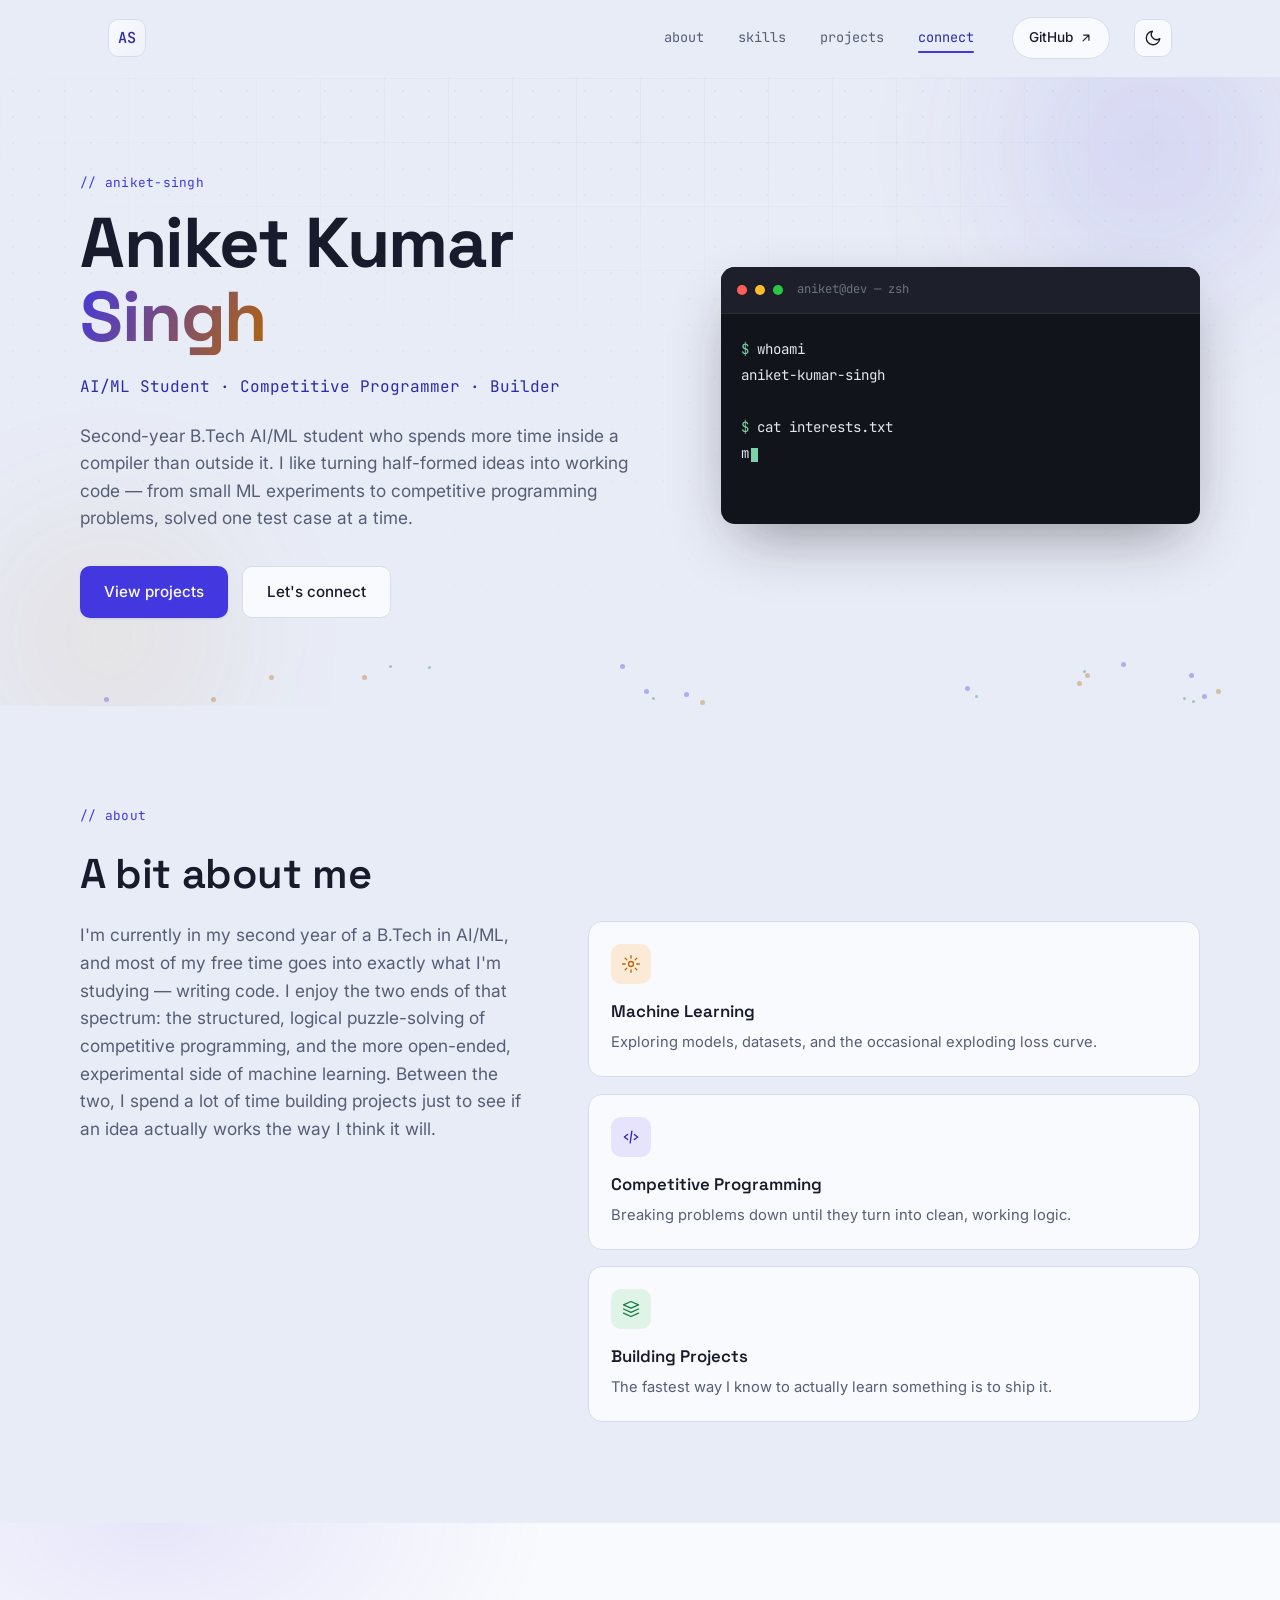
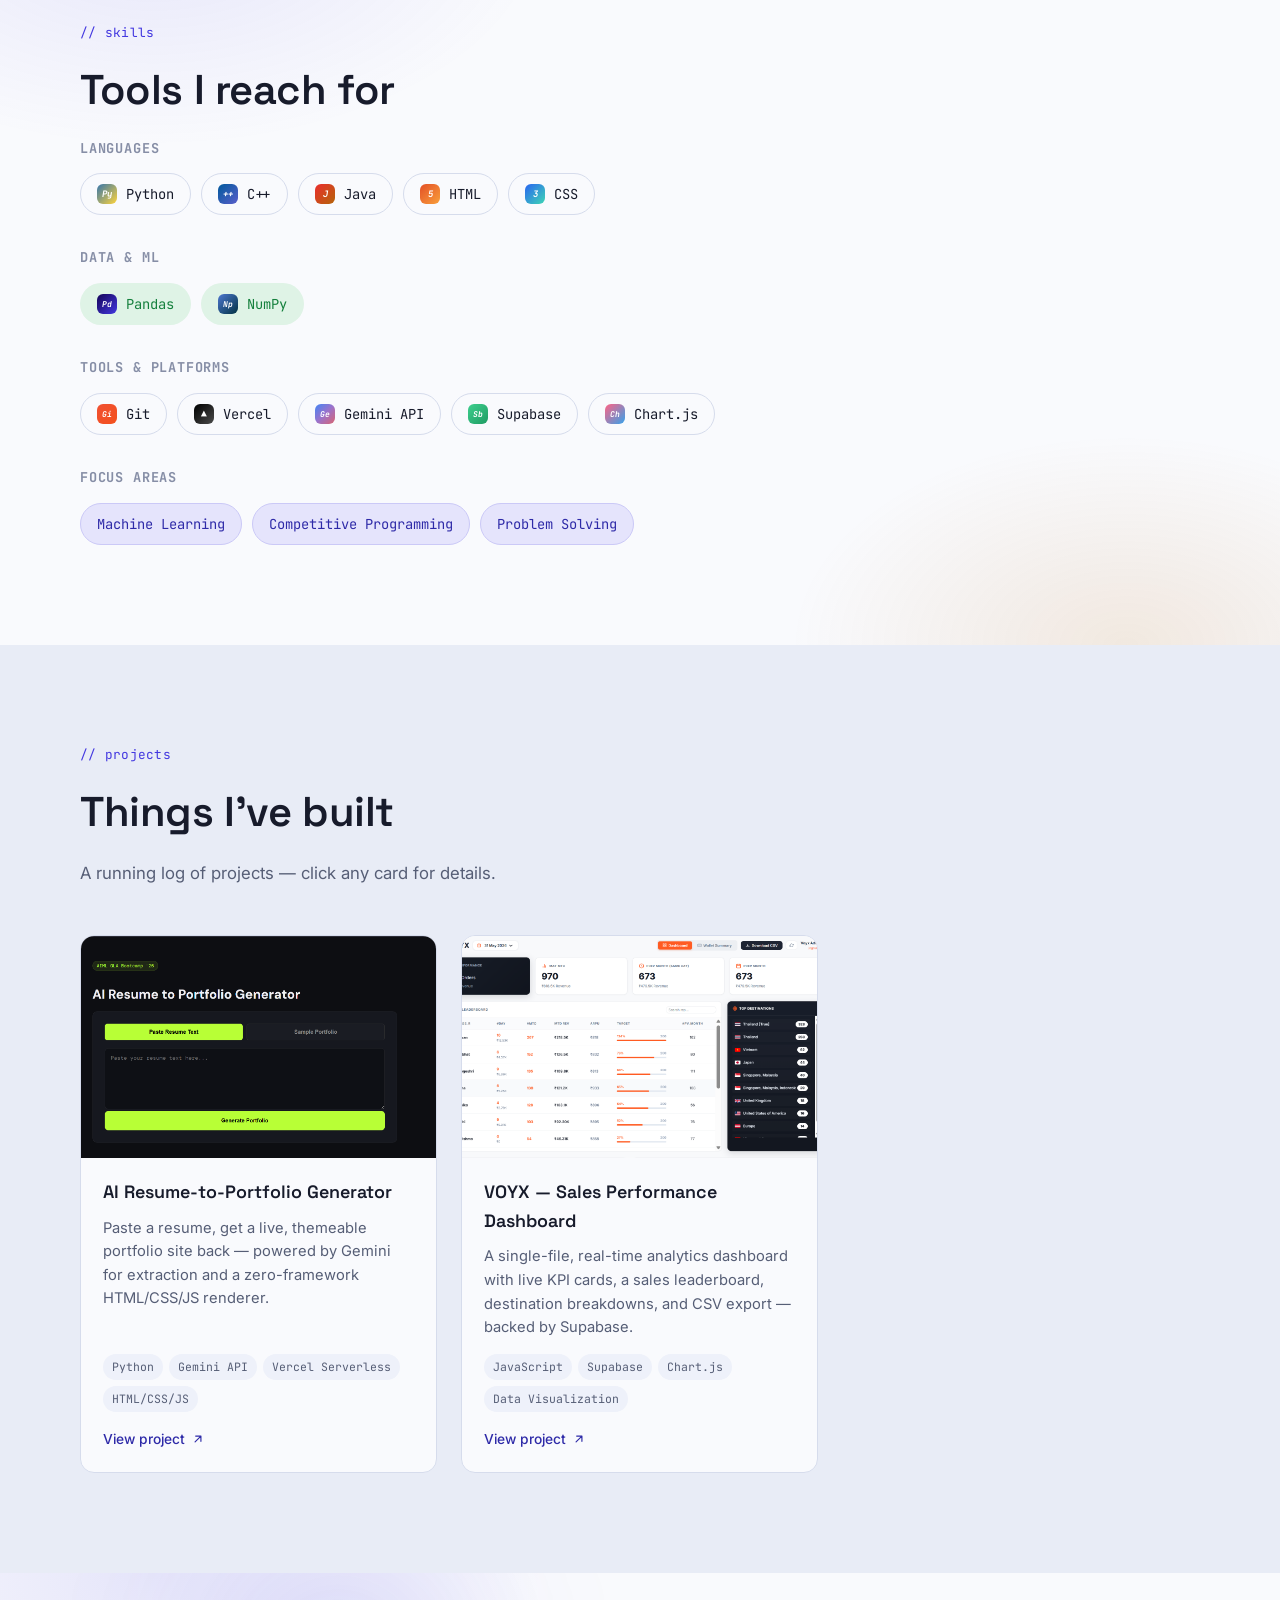
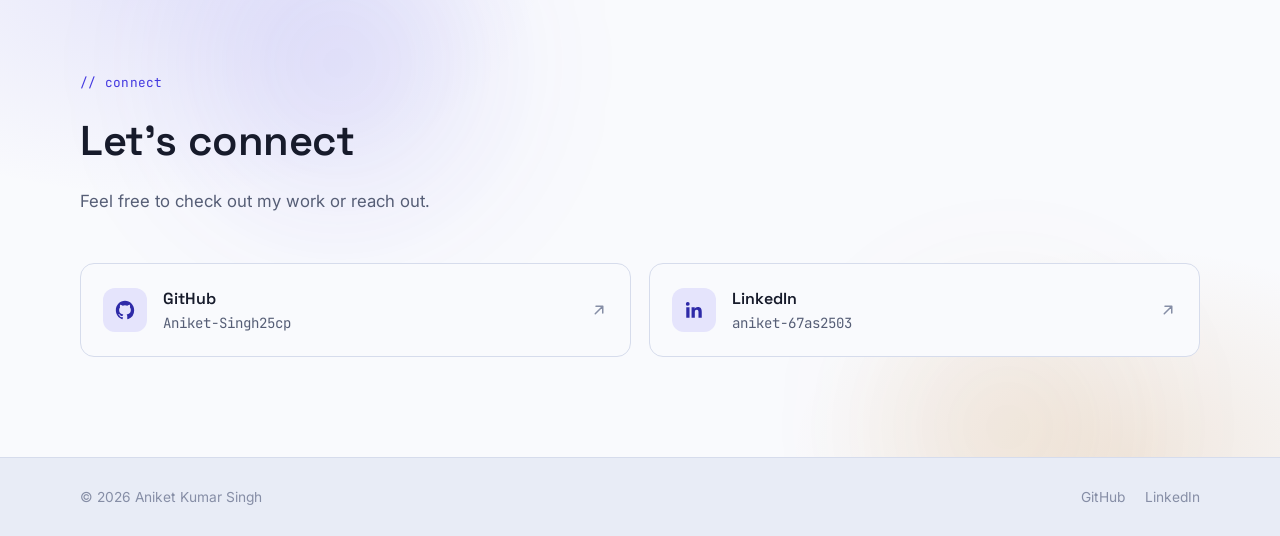
<file: index.html>
<!DOCTYPE html>
<html lang="en">
<head>
<meta charset="UTF-8">
<meta name="viewport" content="width=device-width, initial-scale=1.0">
<title>Aniket Kumar Singh — AI/ML Student &amp; Developer</title>
<meta name="description" content="Portfolio of Aniket Kumar Singh, a B.Tech AI/ML student who builds ML experiments, competitive programming solutions, and software projects.">

<link rel="icon" type="image/svg+xml" href="favicon.svg">

<link rel="preconnect" href="https://fonts.googleapis.com">
<link rel="preconnect" href="https://fonts.gstatic.com" crossorigin>
<link href="https://fonts.googleapis.com/css2?family=Space+Grotesk:wght@500;600;700&family=Inter:wght@400;500;600&family=JetBrains+Mono:wght@400;500&display=swap" rel="stylesheet">

<link rel="stylesheet" href="css/style.css">
</head>
<body>

<div class="grain-bg" aria-hidden="true"></div>

<a class="skip-link" href="#main">Skip to content</a>

<header class="site-header" id="site-header">
  <div class="header-inner">
    <a href="#top" class="logo" aria-label="Aniket Kumar Singh — home">
      <span class="logo-mark">AS</span>
    </a>

    <nav class="main-nav" id="main-nav" aria-label="Primary">
      <a href="#about" class="nav-link" data-nav>about</a>
      <a href="#skills" class="nav-link" data-nav>skills</a>
      <a href="#projects" class="nav-link" data-nav>projects</a>
      <a href="#contact" class="nav-link" data-nav>connect</a>
    </nav>

    <a href="https://github.com/Aniket-Singh25cp" target="_blank" rel="noopener" class="header-cta">
      <span>GitHub</span>
      <svg width="14" height="14" viewBox="0 0 24 24" fill="none"><path d="M7 17L17 7M17 7H8M17 7V16" stroke="currentColor" stroke-width="2" stroke-linecap="round" stroke-linejoin="round"/></svg>
    </a>

    <button class="theme-toggle" data-theme-toggle aria-label="Toggle dark mode">
      <svg class="icon-moon" viewBox="0 0 24 24" fill="none"><path d="M21 12.79A9 9 0 1 1 11.21 3 7 7 0 0 0 21 12.79Z" stroke="currentColor" stroke-width="1.8" stroke-linecap="round" stroke-linejoin="round"/></svg>
      <svg class="icon-sun" viewBox="0 0 24 24" fill="none"><circle cx="12" cy="12" r="4" stroke="currentColor" stroke-width="1.8"/><path d="M12 2V4M12 20V22M4 12H2M22 12H20M19.07 4.93L17.66 6.34M6.34 17.66L4.93 19.07M19.07 19.07L17.66 17.66M6.34 6.34L4.93 4.93" stroke="currentColor" stroke-width="1.8" stroke-linecap="round"/></svg>
    </button>

    <button class="menu-toggle" id="menu-toggle" aria-label="Toggle menu" aria-expanded="false">
      <span></span><span></span><span></span>
    </button>
  </div>
</header>

<div class="mobile-menu" id="mobile-menu">
  <a href="#about" data-nav>about</a>
  <a href="#skills" data-nav>skills</a>
  <a href="#projects" data-nav>projects</a>
  <a href="#contact" data-nav>connect</a>
  <a href="https://github.com/Aniket-Singh25cp" target="_blank" rel="noopener">github ↗</a>
</div>

<main id="main">

  <!-- ============ HERO ============ -->
  <section class="hero" id="top">
    <div class="hero-grid" aria-hidden="true"></div>
    <div class="ambient-blob blob-indigo" aria-hidden="true"></div>
    <div class="ambient-blob blob-amber" aria-hidden="true"></div>
    <div class="hero-inner">
      <div class="hero-copy">
        <p class="eyebrow reveal">// aniket-singh</p>
        <h1 class="hero-title reveal">
          Aniket Kumar<br><span class="gradient-text">Singh</span>
        </h1>
        <p class="hero-role reveal">AI/ML Student · Competitive Programmer · Builder</p>
        <p class="hero-desc reveal">
          Second-year B.Tech AI/ML student who spends more time inside a compiler than outside it.
          I like turning half-formed ideas into working code — from small ML experiments to
          competitive programming problems, solved one test case at a time.
        </p>
        <div class="hero-actions reveal">
          <a href="#projects" class="btn btn-primary">View projects</a>
          <a href="#contact" class="btn btn-ghost">Let's connect</a>
        </div>
      </div>

      <div class="hero-terminal reveal" role="img" aria-label="Terminal window showing a short introduction">
        <div class="terminal-bar">
          <span class="dot dot-r"></span><span class="dot dot-y"></span><span class="dot dot-g"></span>
          <span class="terminal-title">aniket@dev — zsh</span>
        </div>
        <div class="terminal-body" id="terminal-body"></div>
      </div>
    </div>
  </section>

  <!-- ============ ABOUT ============ -->
  <section class="section" id="about">
    <div class="section-inner">
      <p class="eyebrow reveal">// about</p>
      <h2 class="section-title reveal">A bit about me</h2>

      <div class="about-grid">
        <p class="about-text reveal">
          I'm currently in my second year of a B.Tech in AI/ML, and most of my free time goes into
          exactly what I'm studying — writing code. I enjoy the two ends of that spectrum: the
          structured, logical puzzle-solving of competitive programming, and the more open-ended,
          experimental side of machine learning. Between the two, I spend a lot of time building
          projects just to see if an idea actually works the way I think it will.
        </p>

        <div class="about-cards">
          <div class="about-card reveal">
            <div class="about-card-icon icon-amber">
              <svg width="20" height="20" viewBox="0 0 24 24" fill="none"><circle cx="12" cy="12" r="3" stroke="currentColor" stroke-width="1.6"/><path d="M12 2V5M12 19V22M22 12H19M5 12H2M19.07 4.93L16.95 7.05M7.05 16.95L4.93 19.07M19.07 19.07L16.95 16.95M7.05 7.05L4.93 4.93" stroke="currentColor" stroke-width="1.6" stroke-linecap="round"/></svg>
            </div>
            <h3>Machine Learning</h3>
            <p>Exploring models, datasets, and the occasional exploding loss curve.</p>
          </div>

          <div class="about-card reveal">
            <div class="about-card-icon icon-indigo">
              <svg width="20" height="20" viewBox="0 0 24 24" fill="none"><path d="M8 9L4 12L8 15M16 9L20 12L16 15M13 5L11 19" stroke="currentColor" stroke-width="1.6" stroke-linecap="round" stroke-linejoin="round"/></svg>
            </div>
            <h3>Competitive Programming</h3>
            <p>Breaking problems down until they turn into clean, working logic.</p>
          </div>

          <div class="about-card reveal">
            <div class="about-card-icon icon-green">
              <svg width="20" height="20" viewBox="0 0 24 24" fill="none"><path d="M3 7L12 3L21 7L12 11L3 7Z" stroke="currentColor" stroke-width="1.6" stroke-linejoin="round"/><path d="M3 12L12 16L21 12M3 17L12 21L21 17" stroke="currentColor" stroke-width="1.6" stroke-linecap="round" stroke-linejoin="round"/></svg>
            </div>
            <h3>Building Projects</h3>
            <p>The fastest way I know to actually learn something is to ship it.</p>
          </div>
        </div>
      </div>
    </div>
  </section>

  <!-- ============ SKILLS ============ -->
  <section class="section section-alt" id="skills">
    <div class="section-inner">
      <p class="eyebrow reveal">// skills</p>
      <h2 class="section-title reveal">Tools I reach for</h2>

      <div class="skills-groups">
        <div class="skill-group reveal">
          <h3 class="skill-group-title">Languages</h3>
          <div class="pill-row">
            <span class="pill"><i class="skill-icon ic-py">Py</i>Python</span>
            <span class="pill"><i class="skill-icon ic-cpp">++</i>C++</span>
            <span class="pill"><i class="skill-icon ic-java">J</i>Java</span>
            <span class="pill"><i class="skill-icon ic-html">5</i>HTML</span>
            <span class="pill"><i class="skill-icon ic-css">3</i>CSS</span>
          </div>
        </div>

        <div class="skill-group reveal">
          <h3 class="skill-group-title">Data &amp; ML</h3>
          <div class="pill-row">
            <span class="pill pill-accent"><i class="skill-icon ic-pd">Pd</i>Pandas</span>
            <span class="pill pill-accent"><i class="skill-icon ic-np">Np</i>NumPy</span>
          </div>
        </div>

        <div class="skill-group reveal">
          <h3 class="skill-group-title">Tools &amp; platforms</h3>
          <div class="pill-row">
            <span class="pill"><i class="skill-icon ic-git">Gi</i>Git</span>
            <span class="pill"><i class="skill-icon ic-vc">▲</i>Vercel</span>
            <span class="pill"><i class="skill-icon ic-gem">Ge</i>Gemini API</span>
            <span class="pill"><i class="skill-icon ic-sb">Sb</i>Supabase</span>
            <span class="pill"><i class="skill-icon ic-chart">Ch</i>Chart.js</span>
          </div>
        </div>

        <div class="skill-group reveal">
          <h3 class="skill-group-title">Focus areas</h3>
          <div class="pill-row">
            <span class="pill pill-ghost">Machine Learning</span>
            <span class="pill pill-ghost">Competitive Programming</span>
            <span class="pill pill-ghost">Problem Solving</span>
          </div>
        </div>
      </div>
    </div>
  </section>

  <!-- ============ PROJECTS ============ -->
  <section class="section" id="projects">
    <div class="section-inner">
      <p class="eyebrow reveal">// projects</p>
      <h2 class="section-title reveal">Things I've built</h2>
      <p class="section-sub reveal">A running log of projects — click any card for details.</p>

      <div class="projects-grid" id="projects-grid">
        <!-- populated by js/projects-render.js -->
      </div>
    </div>
  </section>

  <!-- ============ CONTACT ============ -->
  <section class="section section-alt" id="contact">
    <div class="contact-blobs" aria-hidden="true">
      <div class="ambient-blob blob-indigo"></div>
      <div class="ambient-blob blob-amber"></div>
    </div>
    <div class="section-inner">
      <p class="eyebrow reveal">// connect</p>
      <h2 class="section-title reveal">Let's connect</h2>
      <p class="section-sub reveal">Feel free to check out my work or reach out.</p>

      <div class="contact-grid">
        <a class="contact-card reveal" href="https://github.com/Aniket-Singh25cp" target="_blank" rel="noopener">
          <div class="contact-icon">
            <svg width="22" height="22" viewBox="0 0 24 24" fill="currentColor"><path d="M12 2C6.48 2 2 6.58 2 12.25c0 4.53 2.87 8.37 6.84 9.73.5.1.68-.22.68-.5 0-.24-.01-.87-.01-1.71-2.78.62-3.37-1.37-3.37-1.37-.45-1.18-1.11-1.5-1.11-1.5-.91-.64.07-.63.07-.63 1 .07 1.53 1.05 1.53 1.05.89 1.56 2.34 1.11 2.91.85.09-.66.35-1.11.63-1.37-2.22-.26-4.56-1.14-4.56-5.07 0-1.12.39-2.04 1.03-2.76-.1-.26-.45-1.31.1-2.72 0 0 .84-.28 2.75 1.05a9.32 9.32 0 0 1 5 0c1.91-1.33 2.75-1.05 2.75-1.05.55 1.41.2 2.46.1 2.72.64.72 1.03 1.64 1.03 2.76 0 3.94-2.34 4.8-4.57 5.06.36.32.68.94.68 1.9 0 1.37-.01 2.48-.01 2.82 0 .28.18.61.69.5A10.26 10.26 0 0 0 22 12.25C22 6.58 17.52 2 12 2Z"/></svg>
          </div>
          <div class="contact-copy">
            <h3>GitHub</h3>
            <p>Aniket-Singh25cp</p>
          </div>
          <svg class="contact-arrow" width="18" height="18" viewBox="0 0 24 24" fill="none"><path d="M7 17L17 7M17 7H8M17 7V16" stroke="currentColor" stroke-width="2" stroke-linecap="round" stroke-linejoin="round"/></svg>
        </a>

        <a class="contact-card reveal" href="https://www.linkedin.com/in/aniket-67as2503" target="_blank" rel="noopener">
          <div class="contact-icon">
            <svg width="22" height="22" viewBox="0 0 24 24" fill="currentColor"><path d="M20.45 20.45h-3.56v-5.57c0-1.33-.02-3.03-1.85-3.03-1.86 0-2.14 1.45-2.14 2.94v5.66H9.34V9h3.42v1.56h.05c.48-.9 1.64-1.85 3.38-1.85 3.6 0 4.27 2.37 4.27 5.46v6.28ZM5.34 7.43a2.07 2.07 0 1 1 0-4.13 2.07 2.07 0 0 1 0 4.13ZM7.12 20.45H3.56V9h3.56v11.45Z"/></svg>
          </div>
          <div class="contact-copy">
            <h3>LinkedIn</h3>
            <p>aniket-67as2503</p>
          </div>
          <svg class="contact-arrow" width="18" height="18" viewBox="0 0 24 24" fill="none"><path d="M7 17L17 7M17 7H8M17 7V16" stroke="currentColor" stroke-width="2" stroke-linecap="round" stroke-linejoin="round"/></svg>
        </a>
      </div>
    </div>
  </section>

</main>

<footer class="site-footer">
  <div class="footer-inner">
    <span>© <span id="year"></span> Aniket Kumar Singh</span>
    <div class="footer-links">
      <a href="https://github.com/Aniket-Singh25cp" target="_blank" rel="noopener">GitHub</a>
      <a href="https://www.linkedin.com/in/aniket-67as2503" target="_blank" rel="noopener">LinkedIn</a>
    </div>
  </div>
</footer>

<button class="to-top" id="to-top" aria-label="Back to top">
  <svg width="18" height="18" viewBox="0 0 24 24" fill="none"><path d="M12 19V5M12 5L5 12M12 5L19 12" stroke="currentColor" stroke-width="2" stroke-linecap="round" stroke-linejoin="round"/></svg>
</button>

<script src="js/projects-data.js"></script>
<script src="js/projects-render.js"></script>
<script src="js/main.js"></script>
</body>
</html>
</file>
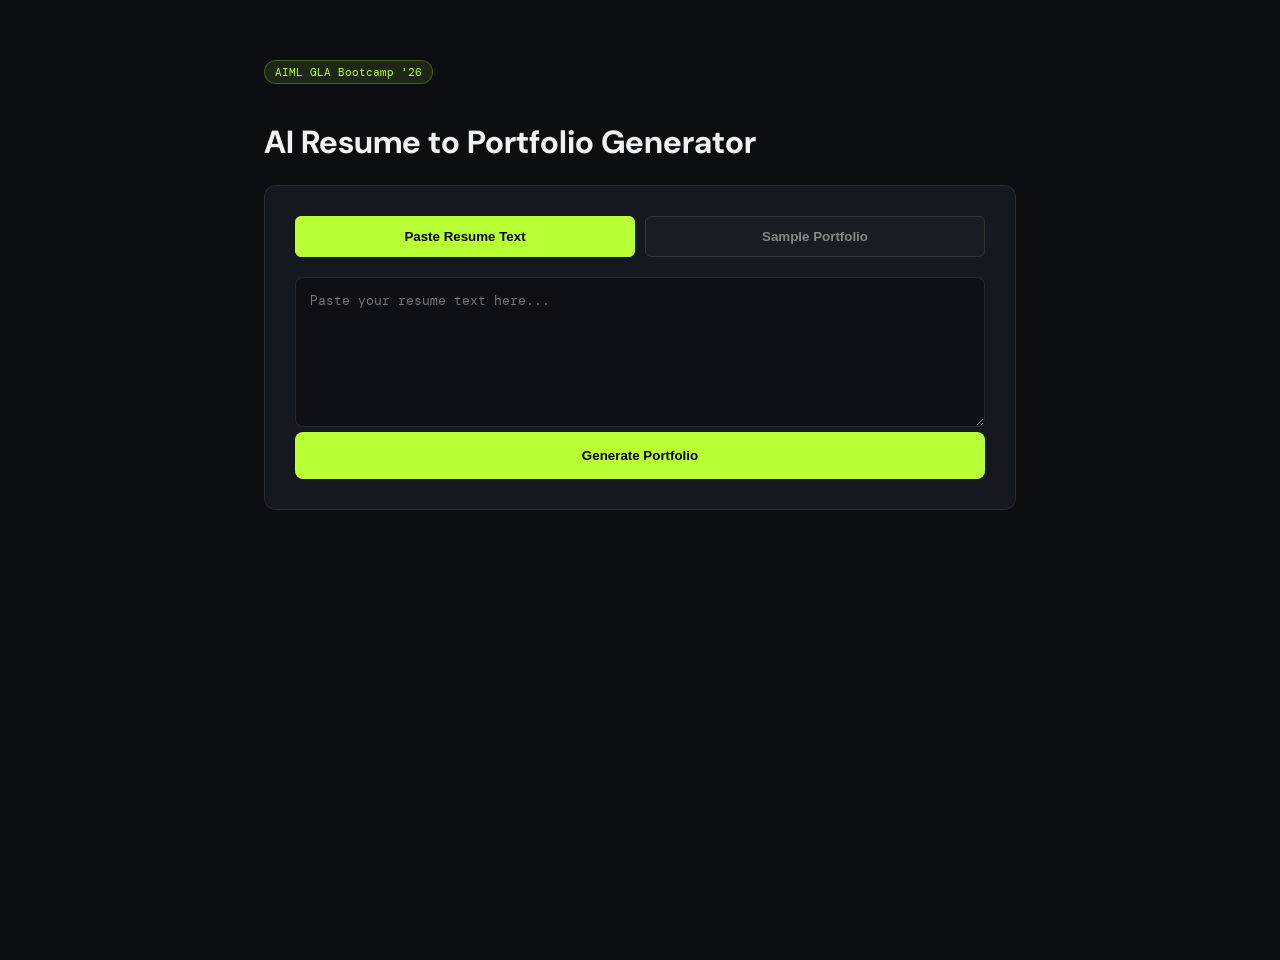
<file: apps/resume-generator/index.html>
<!doctype html>
<html lang="en">
<head>
  <meta charset="utf-8">
  <meta name="viewport" content="width=device-width, initial-scale=1">
  <title>AI Portfolio Generator</title>
  <link rel="stylesheet" href="/apps/resume-generator/launcher.css">
</head>
<body>
  <div id="creatorApp" class="creator-container">
    <header class="launcher-header">
      <div class="badge">AIML GLA Bootcamp '26</div>
      <h1>AI Resume to Portfolio Generator</h1>
    </header>

    <main class="launcher-card">
      <div class="mode-selector">
        <button type="button" class="mode-btn active" id="modePaste">Paste Resume Text</button>
        <button type="button" class="mode-btn" id="modeDefault">Sample Portfolio</button>
      </div>

      <div id="pasteSection">
        <textarea id="resumeInput" placeholder="Paste your resume text here..."></textarea>
      </div>
      
      <div id="defaultSection" hidden>
        <div class="info-alert">
            <strong>Sample Mode Active</strong><br>
            Click on Generate Portfolio to see a sample portfolio.
        </div>
      </div>

      <div class="actions">
        <button type="button" class="submit-btn" id="generateBtn">Generate Portfolio</button>
      </div>

      <div id="statusBox" class="status-box" hidden>
        <div class="spinner"></div>
        <span>AI is processing your request...</span>
      </div>
      <div id="errorBox" class="error-box" hidden></div>
    </main>
  </div>

  <div id="portfolioViewer" class="portfolio-viewer" data-viewer-theme="vivid" hidden>
    <div class="viewer-bar">
      <div class="viewer-left"><span class="live-indicator"></span><span>Live Portfolio</span></div>
      <button type="button" id="exitViewerBtn" class="viewer-btn">← Back to Generator</button>
    </div>
    <iframe id="portfolioFrame"></iframe>
  </div>

  <script>
    let useDefaultMode = false;
    const portfolioViewer = document.getElementById('portfolioViewer');

    // Theme Sync Listener: Catch theme changes from the iframe
    window.addEventListener('message', (event) => {
      if (event.data.type === 'THEME_UPDATE') {
        portfolioViewer.dataset.viewerTheme = event.data.theme;
      }
    });

    document.getElementById('modePaste').onclick = function() {
      useDefaultMode = false;
      this.classList.add('active');
      document.getElementById('modeDefault').classList.remove('active');
      document.getElementById('pasteSection').hidden = false;
      document.getElementById('defaultSection').hidden = true;
    };

    document.getElementById('modeDefault').onclick = function() {
      useDefaultMode = true;
      this.classList.add('active');
      document.getElementById('modePaste').classList.remove('active');
      document.getElementById('pasteSection').hidden = true;
      document.getElementById('defaultSection').hidden = false;
    };

    document.getElementById('exitViewerBtn').onclick = () => {
      portfolioViewer.hidden = true;
      document.getElementById('creatorApp').hidden = false;
      document.getElementById('portfolioFrame').srcdoc = '';
    };

    async function generate() {
      const errorBox = document.getElementById('errorBox');
      const generateBtn = document.getElementById('generateBtn');
      const statusBox = document.getElementById('statusBox');
      errorBox.hidden = true;
      statusBox.hidden = false;
      generateBtn.disabled = true;

      try {
        const response = await fetch('/api/generate', {
          method: 'POST',
          headers: { 'Content-Type': 'application/json' },
          body: JSON.stringify({ 
            resume_text: document.getElementById('resumeInput').value, 
            use_default: useDefaultMode 
          })
        });

        const data = await response.json();
        if (data.html) {
          portfolioViewer.dataset.viewerTheme = data.theme; // Set initial bar color
          document.getElementById('portfolioFrame').srcdoc = data.html;
          document.getElementById('creatorApp').hidden = true;
          portfolioViewer.hidden = false;
        } else {
          throw new Error(data.error || "Generation failed.");
        }
      } catch (err) {
        errorBox.textContent = err.message;
        errorBox.hidden = false;
      } finally {
        statusBox.hidden = true;
        generateBtn.disabled = false;
      }
    }
    generateBtn.onclick = generate;
  </script>
</body>
</html>
</file>
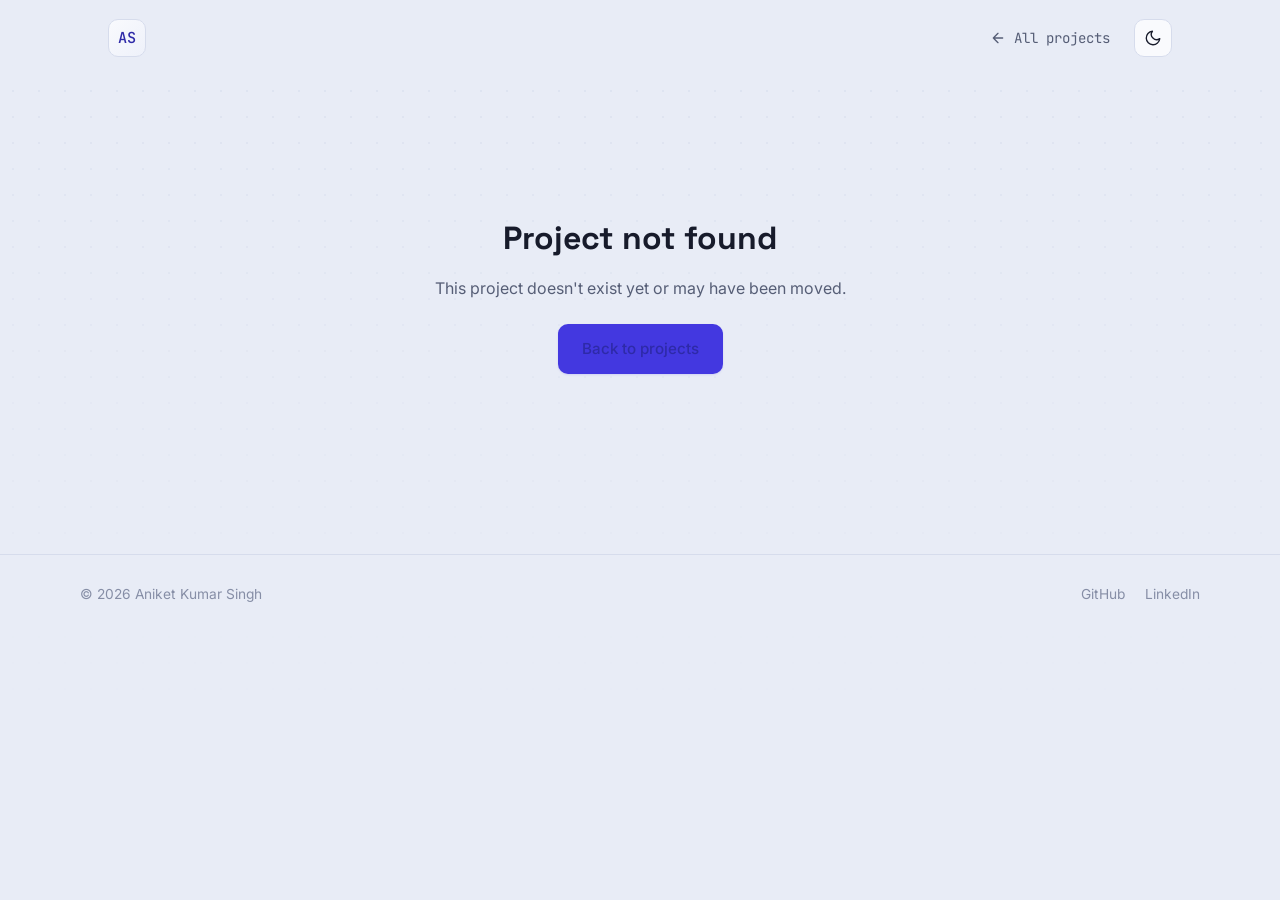
<file: project.html>
<!DOCTYPE html>
<html lang="en">
<head>
<meta charset="UTF-8">
<meta name="viewport" content="width=device-width, initial-scale=1.0">
<title>Project — Aniket Kumar Singh</title>
<meta name="description" content="Project details.">

<link rel="icon" type="image/svg+xml" href="favicon.svg">

<link rel="preconnect" href="https://fonts.googleapis.com">
<link rel="preconnect" href="https://fonts.gstatic.com" crossorigin>
<link href="https://fonts.googleapis.com/css2?family=Space+Grotesk:wght@500;600;700&family=Inter:wght@400;500;600&family=JetBrains+Mono:wght@400;500&display=swap" rel="stylesheet">

<link rel="stylesheet" href="css/style.css">
</head>
<body>

<div class="grain-bg" aria-hidden="true"></div>

<header class="site-header">
  <div class="header-inner">
    <a href="index.html" class="logo" aria-label="Aniket Kumar Singh — home">
      <span class="logo-mark">AS</span>
    </a>
    <div class="header-right">
      <a href="index.html#projects" class="back-link">
        <svg width="16" height="16" viewBox="0 0 24 24" fill="none"><path d="M19 12H5M5 12L12 19M5 12L12 5" stroke="currentColor" stroke-width="2" stroke-linecap="round" stroke-linejoin="round"/></svg>
        <span>All projects</span>
      </a>
      <button class="theme-toggle" data-theme-toggle aria-label="Toggle dark mode">
        <svg class="icon-moon" viewBox="0 0 24 24" fill="none"><path d="M21 12.79A9 9 0 1 1 11.21 3 7 7 0 0 0 21 12.79Z" stroke="currentColor" stroke-width="1.8" stroke-linecap="round" stroke-linejoin="round"/></svg>
        <svg class="icon-sun" viewBox="0 0 24 24" fill="none"><circle cx="12" cy="12" r="4" stroke="currentColor" stroke-width="1.8"/><path d="M12 2V4M12 20V22M4 12H2M22 12H20M19.07 4.93L17.66 6.34M6.34 17.66L4.93 19.07M19.07 19.07L17.66 17.66M6.34 6.34L4.93 4.93" stroke="currentColor" stroke-width="1.8" stroke-linecap="round"/></svg>
      </button>
    </div>
  </div>
</header>

<main id="main">
  <section class="project-detail section" id="project-detail">
    <div class="section-inner" id="project-content">
      <!-- populated by js/projects-render.js -->
    </div>
  </section>
</main>

<footer class="site-footer">
  <div class="footer-inner">
    <span>© <span id="year"></span> Aniket Kumar Singh</span>
    <div class="footer-links">
      <a href="https://github.com/Aniket-Singh25cp" target="_blank" rel="noopener">GitHub</a>
      <a href="https://www.linkedin.com/in/aniket-67as2503" target="_blank" rel="noopener">LinkedIn</a>
    </div>
  </div>
</footer>

<script src="js/projects-data.js"></script>
<script src="js/projects-render.js"></script>
<script src="js/main.js"></script>
</body>
</html>
</file>
<file: css/style.css>
/* ============================================================
   DESIGN TOKENS
   ============================================================ */
:root {
  /* colors — soft slate "editor" theme, not stark white */
  --bg: #E8ECF6;
  --bg-deep: #DEE3F2;
  --surface: #F9FAFD;
  --surface-2: #EEF1FA;
  --border: #D6DCEC;
  --text-primary: #171B2B;
  --text-secondary: #565E76;
  --text-tertiary: #868EA6;

  --accent: #4338E0;
  --accent-dark: #2E2AA8;
  --accent-soft: #E5E4FC;
  --accent-soft-border: #CBC9F7;

  --amber: #B4650A;
  --amber-soft: #FBEBD6;
  --amber-soft-border: #F0D3AC;

  --verdict-green: #15803D;
  --verdict-green-soft: #DFF3E6;

  --code-bg: #12141B;
  --code-line: #1D202B;
  --code-text: #E3E6F0;
  --code-accent: #7DD3A8;
  --code-muted: #6B7280;

  /* type */
  --font-display: 'Space Grotesk', system-ui, sans-serif;
  --font-body: 'Inter', system-ui, sans-serif;
  --font-mono: 'JetBrains Mono', 'SFMono-Regular', monospace;

  /* layout */
  --max-width: 1120px;
  --radius-sm: 8px;
  --radius-md: 14px;
  --radius-lg: 22px;
  --header-h: 76px;

  --ease: cubic-bezier(.22,.61,.36,1);
}

/* ============================================================
   RESET
   ============================================================ */
* { box-sizing: border-box; margin: 0; padding: 0; }

html {
  scroll-behavior: smooth;
  scroll-padding-top: var(--header-h);
}

@media (prefers-reduced-motion: reduce) {
  html { scroll-behavior: auto; }
  *, *::before, *::after {
    animation-duration: 0.01ms !important;
    animation-iteration-count: 1 !important;
    transition-duration: 0.01ms !important;
    scroll-behavior: auto !important;
  }
}

body {
  font-family: var(--font-body);
  background: var(--bg);
  color: var(--text-primary);
  line-height: 1.6;
  -webkit-font-smoothing: antialiased;
  overflow-x: hidden;
}

a { color: inherit; text-decoration: none; }
ul { list-style: none; }
img { max-width: 100%; display: block; }
button { font: inherit; background: none; border: none; cursor: pointer; color: inherit; }

.skip-link {
  position: absolute;
  left: -999px;
  top: 0;
  background: var(--accent);
  color: #fff;
  padding: 10px 16px;
  border-radius: var(--radius-sm);
  z-index: 999;
}
.skip-link:focus {
  left: 16px;
  top: 16px;
}

:focus-visible {
  outline: 2px solid var(--accent);
  outline-offset: 3px;
  border-radius: 4px;
}

/* subtle paper grain, very low opacity */
.grain-bg {
  position: fixed;
  inset: 0;
  pointer-events: none;
  z-index: 0;
  opacity: 0.6;
  background-image: radial-gradient(var(--border) 1px, transparent 1px);
  background-size: 26px 26px;
  mask-image: linear-gradient(to bottom, black, transparent 700px);
}

/* ambient gradient blobs — quiet depth behind hero + contact bookend */
.ambient-blob {
  position: absolute;
  border-radius: 50%;
  filter: blur(70px);
  pointer-events: none;
  z-index: 0;
  opacity: 0.55;
  animation: drift 16s ease-in-out infinite alternate;
}
.blob-indigo {
  width: 420px;
  height: 420px;
  background: radial-gradient(circle, rgba(67,56,224,0.30), transparent 70%);
}
.blob-amber {
  width: 340px;
  height: 340px;
  background: radial-gradient(circle, rgba(180,101,10,0.22), transparent 70%);
  animation-duration: 20s;
  animation-delay: -6s;
}
@keyframes drift {
  0%   { transform: translate(0, 0) scale(1); }
  100% { transform: translate(30px, -24px) scale(1.08); }
}

/* ============================================================
   TYPE SCALE
   ============================================================ */
.eyebrow {
  font-family: var(--font-mono);
  font-size: 0.8rem;
  color: var(--accent);
  letter-spacing: 0.02em;
  margin-bottom: 14px;
}

.section-title {
  font-family: var(--font-display);
  font-size: clamp(1.8rem, 3.4vw, 2.6rem);
  font-weight: 600;
  letter-spacing: -0.01em;
  margin-bottom: 14px;
}

.section-sub {
  color: var(--text-secondary);
  font-size: 1.05rem;
  margin-bottom: 48px;
  max-width: 56ch;
}

/* ============================================================
   HEADER / NAV
   ============================================================ */
.site-header {
  position: sticky;
  top: 0;
  z-index: 100;
  background: rgba(232, 236, 246, 0.78);
  backdrop-filter: blur(10px);
  -webkit-backdrop-filter: blur(10px);
  border-bottom: 1px solid transparent;
  transition: border-color 0.25s var(--ease), background 0.25s var(--ease);
}
.site-header.scrolled {
  border-bottom-color: var(--border);
}

.header-inner {
  max-width: var(--max-width);
  margin: 0 auto;
  height: var(--header-h);
  padding: 0 28px;
  display: flex;
  align-items: center;
  justify-content: space-between;
  gap: 24px;
}

.logo-mark {
  font-family: var(--font-mono);
  font-weight: 500;
  font-size: 0.95rem;
  width: 38px;
  height: 38px;
  display: grid;
  place-items: center;
  border: 1px solid var(--border);
  border-radius: 10px;
  background: var(--surface);
  color: var(--accent-dark);
  transition: transform 0.2s var(--ease), border-color 0.2s var(--ease);
}
.logo:hover .logo-mark {
  transform: translateY(-2px);
  border-color: var(--accent-soft-border);
}

.main-nav {
  display: flex;
  gap: 6px;
  margin-left: auto;
}

.nav-link {
  font-family: var(--font-mono);
  font-size: 0.85rem;
  color: var(--text-secondary);
  padding: 8px 14px;
  border-radius: 8px;
  position: relative;
  transition: color 0.2s var(--ease), background 0.2s var(--ease);
}
.nav-link:hover { color: var(--text-primary); background: var(--surface-2); }
.nav-link.active { color: var(--accent-dark); }
.nav-link.active::after {
  content: "";
  position: absolute;
  left: 14px;
  right: 14px;
  bottom: 4px;
  height: 2px;
  background: var(--accent);
  border-radius: 2px;
}

.header-cta {
  display: flex;
  align-items: center;
  gap: 6px;
  font-size: 0.85rem;
  font-weight: 500;
  padding: 9px 16px;
  border: 1px solid var(--border);
  border-radius: 999px;
  background: var(--surface);
  transition: border-color 0.2s var(--ease), transform 0.2s var(--ease);
}
.header-cta:hover {
  border-color: var(--accent);
  color: var(--accent-dark);
  transform: translateY(-1px);
}

.menu-toggle {
  display: none;
  flex-direction: column;
  gap: 5px;
  width: 34px;
  height: 34px;
  align-items: center;
  justify-content: center;
}
.menu-toggle span {
  display: block;
  width: 20px;
  height: 2px;
  background: var(--text-primary);
  border-radius: 2px;
  transition: transform 0.25s var(--ease), opacity 0.2s var(--ease);
}
.menu-toggle[aria-expanded="true"] span:nth-child(1) { transform: translateY(7px) rotate(45deg); }
.menu-toggle[aria-expanded="true"] span:nth-child(2) { opacity: 0; }
.menu-toggle[aria-expanded="true"] span:nth-child(3) { transform: translateY(-7px) rotate(-45deg); }

.mobile-menu {
  position: fixed;
  top: var(--header-h);
  left: 0;
  right: 0;
  background: var(--surface);
  border-bottom: 1px solid var(--border);
  display: flex;
  flex-direction: column;
  padding: 10px 28px 20px;
  gap: 4px;
  transform: translateY(-8px);
  opacity: 0;
  visibility: hidden;
  transition: transform 0.25s var(--ease), opacity 0.25s var(--ease), visibility 0.25s;
  z-index: 99;
}
.mobile-menu.open {
  transform: translateY(0);
  opacity: 1;
  visibility: visible;
}
.mobile-menu a {
  font-family: var(--font-mono);
  font-size: 0.95rem;
  padding: 12px 4px;
  border-bottom: 1px solid var(--border);
  color: var(--text-secondary);
}
.mobile-menu a:last-child { border-bottom: none; color: var(--accent-dark); }

.back-link {
  display: flex;
  align-items: center;
  gap: 8px;
  font-family: var(--font-mono);
  font-size: 0.88rem;
  color: var(--text-secondary);
  padding: 8px 14px;
  border-radius: 8px;
  transition: color 0.2s var(--ease), background 0.2s var(--ease);
}
.back-link:hover { color: var(--accent-dark); background: var(--surface-2); }

/* ============================================================
   HERO
   ============================================================ */
.hero {
  position: relative;
  padding: 96px 28px 88px;
  overflow: hidden;
}

.hero-grid {
  position: absolute;
  inset: -10% -10% auto -10%;
  height: 500px;
  background-image:
    linear-gradient(var(--border) 1px, transparent 1px),
    linear-gradient(90deg, var(--border) 1px, transparent 1px);
  background-size: 64px 64px;
  mask-image: radial-gradient(ellipse 60% 60% at 50% 20%, black 0%, transparent 75%);
  opacity: 0.6;
  z-index: 0;
}

.hero .blob-indigo { top: -140px; right: -80px; }
.hero .blob-amber { bottom: -100px; left: -60px; }

.contact-blobs { position: absolute; inset: 0; overflow: hidden; z-index: 0; }
.contact-blobs .blob-indigo { top: -120px; left: 10%; }
.contact-blobs .blob-amber { bottom: -140px; right: 8%; }

.hero-inner {
  position: relative;
  z-index: 1;
  max-width: var(--max-width);
  margin: 0 auto;
  display: grid;
  grid-template-columns: 1.1fr 0.9fr;
  gap: 56px;
  align-items: center;
}

.hero-title {
  font-family: var(--font-display);
  font-weight: 700;
  font-size: clamp(2.6rem, 6vw, 4.4rem);
  line-height: 1.04;
  letter-spacing: -0.02em;
  margin-bottom: 20px;
}

.hero-role {
  font-family: var(--font-mono);
  font-size: 1rem;
  color: var(--accent-dark);
  margin-bottom: 22px;
}

.hero-desc {
  font-size: 1.08rem;
  color: var(--text-secondary);
  max-width: 52ch;
  margin-bottom: 34px;
}

.ac {
  font-family: var(--font-mono);
  color: var(--verdict-green);
  background: var(--verdict-green-soft);
  padding: 1px 8px;
  border-radius: 5px;
  font-size: 0.94em;
}

.hero-actions {
  display: flex;
  gap: 14px;
  flex-wrap: wrap;
}

.btn {
  display: inline-flex;
  align-items: center;
  gap: 8px;
  padding: 13px 24px;
  border-radius: 10px;
  font-size: 0.95rem;
  font-weight: 500;
  transition: transform 0.2s var(--ease), box-shadow 0.2s var(--ease), background 0.2s var(--ease), border-color 0.2s var(--ease);
}
.btn-primary {
  background: var(--accent);
  color: #fff;
  box-shadow: 0 1px 2px rgba(79,70,229,0.15);
}
.btn-primary:hover {
  background: var(--accent-dark);
  transform: translateY(-2px);
  box-shadow: 0 8px 20px rgba(79,70,229,0.28);
}
.btn-ghost {
  background: var(--surface);
  border: 1px solid var(--border);
  color: var(--text-primary);
}
.btn-ghost:hover {
  border-color: var(--accent);
  color: var(--accent-dark);
  transform: translateY(-2px);
}

/* --- terminal --- */
.hero-terminal {
  background: var(--code-bg);
  border-radius: var(--radius-md);
  overflow: hidden;
  box-shadow: 0 24px 60px -18px rgba(18,20,27,0.45);
  transform: rotate(0.6deg);
}

.terminal-bar {
  display: flex;
  align-items: center;
  gap: 8px;
  padding: 13px 16px;
  background: var(--code-line);
  border-bottom: 1px solid rgba(255,255,255,0.06);
}
.dot { width: 10px; height: 10px; border-radius: 50%; }
.dot-r { background: #FF5F57; }
.dot-y { background: #FEBC2E; }
.dot-g { background: #28C840; }
.terminal-title {
  font-family: var(--font-mono);
  font-size: 0.76rem;
  color: var(--code-muted);
  margin-left: 6px;
}

.terminal-body {
  padding: 22px 20px 28px;
  font-family: var(--font-mono);
  font-size: 0.88rem;
  line-height: 1.85;
  color: var(--code-text);
  min-height: 210px;
  white-space: pre-wrap;
}
.terminal-body .prompt { color: var(--code-accent); }
.terminal-body .comment { color: var(--code-muted); }
.terminal-cursor {
  display: inline-block;
  width: 7px;
  height: 1em;
  background: var(--code-accent);
  vertical-align: text-bottom;
  animation: blink 1s step-end infinite;
  margin-left: 2px;
}
@keyframes blink { 50% { opacity: 0; } }

/* ============================================================
   SECTIONS
   ============================================================ */
.section {
  position: relative;
  z-index: 1;
  padding: 100px 28px;
}
.section-alt { background: var(--surface); }
.section-inner {
  max-width: var(--max-width);
  margin: 0 auto;
}

/* ============================================================
   ABOUT
   ============================================================ */
.about-grid {
  display: grid;
  grid-template-columns: 0.85fr 1.15fr;
  gap: 56px;
  align-items: start;
  margin-top: 8px;
}

.about-text {
  font-size: 1.08rem;
  color: var(--text-secondary);
}

.about-cards {
  display: grid;
  gap: 16px;
}
.about-card {
  background: var(--surface);
  border: 1px solid var(--border);
  border-radius: var(--radius-md);
  padding: 22px;
  transition: transform 0.25s var(--ease), box-shadow 0.25s var(--ease), border-color 0.25s var(--ease);
}
.about-card:hover {
  transform: translateY(-3px);
  box-shadow: 0 14px 30px -16px rgba(20,22,27,0.18);
  border-color: var(--accent-soft-border);
}
.about-card-icon {
  width: 40px;
  height: 40px;
  display: grid;
  place-items: center;
  background: var(--accent-soft);
  color: var(--accent-dark);
  border-radius: 10px;
  margin-bottom: 14px;
}
.about-card-icon.icon-indigo { background: var(--accent-soft); color: var(--accent-dark); }
.about-card-icon.icon-amber { background: var(--amber-soft); color: var(--amber); }
.about-card-icon.icon-green { background: var(--verdict-green-soft); color: var(--verdict-green); }
.about-card h3 {
  font-family: var(--font-display);
  font-size: 1.05rem;
  font-weight: 600;
  margin-bottom: 6px;
}
.about-card p {
  font-size: 0.92rem;
  color: var(--text-secondary);
}

/* ============================================================
   SKILLS
   ============================================================ */
.skills-groups {
  display: grid;
  gap: 32px;
  margin-top: 8px;
}
.skill-group-title {
  font-family: var(--font-mono);
  font-size: 0.85rem;
  color: var(--text-tertiary);
  text-transform: uppercase;
  letter-spacing: 0.06em;
  margin-bottom: 14px;
}
.pill-row {
  display: flex;
  flex-wrap: wrap;
  gap: 10px;
}
.pill {
  display: inline-flex;
  align-items: center;
  font-family: var(--font-mono);
  font-size: 0.86rem;
  padding: 9px 16px;
  border-radius: 999px;
  background: var(--surface);
  border: 1px solid var(--border);
  transition: transform 0.2s var(--ease), border-color 0.2s var(--ease), background 0.2s var(--ease);
}
.pill .dot {
  width: 7px;
  height: 7px;
  border-radius: 50%;
  margin-right: 9px;
  flex-shrink: 0;
}
.dot-py   { background: #3D7DBF; }
.dot-cpp  { background: #5A5FCB; }
.dot-java { background: #C4622A; }
.dot-html { background: #C2560E; }
.dot-css  { background: #2C6ECB; }
.dot-verdict { background: var(--verdict-green); }
.pill:hover { transform: translateY(-2px); border-color: var(--accent-soft-border); background: var(--accent-soft); }
.pill-accent {
  background: var(--verdict-green-soft);
  border-color: transparent;
  color: var(--verdict-green);
}
.pill-accent:hover { background: #d3f3dd; }
.pill-ghost {
  background: var(--accent-soft);
  border-color: var(--accent-soft-border);
  color: var(--accent-dark);
}

/* ============================================================
   PROJECTS
   ============================================================ */
.projects-grid {
  display: grid;
  grid-template-columns: repeat(auto-fill, minmax(300px, 1fr));
  gap: 24px;
  margin-top: 8px;
}

.project-card {
  background: var(--surface);
  border: 1px solid var(--border);
  border-radius: var(--radius-md);
  overflow: hidden;
  display: flex;
  flex-direction: column;
  transition: transform 0.28s var(--ease), box-shadow 0.28s var(--ease), border-color 0.28s var(--ease);
}
.project-card:hover {
  transform: translateY(-5px);
  box-shadow: 0 20px 40px -20px rgba(20,22,27,0.22);
  border-color: var(--accent-soft-border);
}

.project-thumb {
  aspect-ratio: 16/10;
  background: var(--surface-2);
  overflow: hidden;
  position: relative;
}
.project-thumb img {
  width: 100%;
  height: 100%;
  object-fit: cover;
  transition: transform 0.4s var(--ease);
}
.project-card:hover .project-thumb img { transform: scale(1.05); }
.project-thumb-fallback {
  width: 100%;
  height: 100%;
  display: grid;
  place-items: center;
  font-family: var(--font-mono);
  font-size: 0.8rem;
  color: var(--text-tertiary);
  background:
    repeating-linear-gradient(135deg, var(--surface-2), var(--surface-2) 10px, #E8EAF2 10px, #E8EAF2 20px);
}

.project-body {
  padding: 20px 22px 22px;
  display: flex;
  flex-direction: column;
  gap: 10px;
  flex: 1;
}
.project-body h3 {
  font-family: var(--font-display);
  font-size: 1.12rem;
  font-weight: 600;
}
.project-body p {
  font-size: 0.92rem;
  color: var(--text-secondary);
  flex: 1;
}
.project-tags {
  display: flex;
  flex-wrap: wrap;
  gap: 6px;
  margin-top: 4px;
}
.project-tags span {
  font-family: var(--font-mono);
  font-size: 0.72rem;
  padding: 4px 9px;
  border-radius: 999px;
  background: var(--surface-2);
  color: var(--text-secondary);
}
.project-link-row {
  display: flex;
  align-items: center;
  gap: 6px;
  margin-top: 6px;
  font-size: 0.86rem;
  font-weight: 500;
  color: var(--accent-dark);
}
.project-link-row svg { transition: transform 0.2s var(--ease); }
.project-card:hover .project-link-row svg { transform: translate(2px,-2px); }

.projects-empty {
  grid-column: 1 / -1;
  text-align: center;
  padding: 64px 24px;
  border: 1px dashed var(--border);
  border-radius: var(--radius-md);
  color: var(--text-secondary);
}
.projects-empty a { color: var(--accent-dark); font-weight: 500; }
.projects-empty a:hover { text-decoration: underline; }

/* ============================================================
   PROJECT DETAIL PAGE
   ============================================================ */
.project-detail { padding-top: 56px; }

.project-detail-header { margin-bottom: 36px; }
.project-detail-header h1 {
  font-family: var(--font-display);
  font-size: clamp(1.9rem, 4vw, 2.8rem);
  font-weight: 700;
  margin-bottom: 14px;
}
.project-detail-tags {
  display: flex;
  gap: 8px;
  flex-wrap: wrap;
  margin-bottom: 18px;
}
.project-detail-tags span {
  font-family: var(--font-mono);
  font-size: 0.78rem;
  padding: 5px 12px;
  border-radius: 999px;
  background: var(--accent-soft);
  color: var(--accent-dark);
}
.project-detail-links {
  display: flex;
  gap: 12px;
  flex-wrap: wrap;
  margin-top: 22px;
}

.project-detail-image {
  width: 100%;
  aspect-ratio: 16/9;
  border-radius: var(--radius-lg);
  overflow: hidden;
  background: var(--surface-2);
  margin-bottom: 40px;
  border: 1px solid var(--border);
}
.project-detail-image img { width: 100%; height: 100%; object-fit: cover; }

.project-detail-body {
  max-width: 72ch;
  font-size: 1.05rem;
  color: var(--text-secondary);
}
.project-detail-body p + p { margin-top: 16px; }

.project-not-found {
  text-align: center;
  padding: 80px 20px;
}
.project-not-found h1 { font-family: var(--font-display); font-size: 2rem; margin-bottom: 12px; }
.project-not-found a { color: var(--accent-dark); font-weight: 500; }

/* ============================================================
   CONTACT
   ============================================================ */
.contact-grid {
  display: grid;
  grid-template-columns: repeat(auto-fit, minmax(260px, 1fr));
  gap: 18px;
  margin-top: 8px;
}
.contact-card {
  display: flex;
  align-items: center;
  gap: 16px;
  background: var(--surface);
  border: 1px solid var(--border);
  border-radius: var(--radius-md);
  padding: 22px;
  transition: transform 0.25s var(--ease), box-shadow 0.25s var(--ease), border-color 0.25s var(--ease);
}
.contact-card:hover {
  transform: translateY(-3px);
  box-shadow: 0 16px 32px -18px rgba(20,22,27,0.2);
  border-color: var(--accent-soft-border);
}
.contact-icon {
  width: 44px;
  height: 44px;
  display: grid;
  place-items: center;
  background: var(--accent-soft);
  color: var(--accent-dark);
  border-radius: 12px;
  flex-shrink: 0;
}
.contact-copy { flex: 1; }
.contact-copy h3 { font-family: var(--font-display); font-size: 1rem; font-weight: 600; }
.contact-copy p { font-size: 0.88rem; color: var(--text-secondary); font-family: var(--font-mono); }
.contact-arrow { color: var(--text-tertiary); transition: transform 0.2s var(--ease), color 0.2s var(--ease); }
.contact-card:hover .contact-arrow { transform: translate(3px,-3px); color: var(--accent-dark); }

/* ============================================================
   FOOTER
   ============================================================ */
.site-footer {
  border-top: 1px solid var(--border);
  padding: 28px;
  position: relative;
  z-index: 1;
  background: var(--bg);
}
.footer-inner {
  max-width: var(--max-width);
  margin: 0 auto;
  display: flex;
  justify-content: space-between;
  align-items: center;
  flex-wrap: wrap;
  gap: 12px;
  font-size: 0.86rem;
  color: var(--text-tertiary);
}
.footer-links { display: flex; gap: 20px; }
.footer-links a { transition: color 0.2s var(--ease); }
.footer-links a:hover { color: var(--accent-dark); }

/* ============================================================
   BACK TO TOP
   ============================================================ */
.to-top {
  position: fixed;
  right: 24px;
  bottom: 24px;
  width: 44px;
  height: 44px;
  border-radius: 50%;
  background: var(--surface);
  border: 1px solid var(--border);
  color: var(--text-primary);
  display: grid;
  place-items: center;
  box-shadow: 0 10px 24px -12px rgba(20,22,27,0.3);
  opacity: 0;
  visibility: hidden;
  transform: translateY(10px);
  transition: opacity 0.25s var(--ease), transform 0.25s var(--ease), visibility 0.25s, border-color 0.2s;
  z-index: 90;
}
.to-top.visible { opacity: 1; visibility: visible; transform: translateY(0); }
.to-top:hover { border-color: var(--accent); color: var(--accent-dark); }

/* ============================================================
   SCROLL REVEAL
   ============================================================ */
.reveal {
  opacity: 0;
  transform: translateY(18px);
  transition: opacity 0.6s var(--ease), transform 0.6s var(--ease);
}
.reveal.in-view {
  opacity: 1;
  transform: translateY(0);
}

/* ============================================================
   RESPONSIVE
   ============================================================ */
@media (max-width: 900px) {
  .hero-inner { grid-template-columns: 1fr; }
  .hero-terminal { transform: none; order: -1; }
  .about-grid { grid-template-columns: 1fr; }
  .main-nav, .header-cta { display: none; }
  .menu-toggle { display: flex; }
}

@media (max-width: 560px) {
  .hero { padding: 72px 20px 64px; }
  .section { padding: 72px 20px; }
  .header-inner { padding: 0 20px; }
  .hero-actions { flex-direction: column; align-items: stretch; }
  .btn { justify-content: center; }
  .contact-card { flex-wrap: wrap; }
  .footer-inner { flex-direction: column; align-items: flex-start; }
}

/* ============================================================
   THEME: DARK MODE
   ============================================================ */
html[data-theme="dark"] {
  --bg: #0B0D14;
  --bg-deep: #06070C;
  --surface: #12141F;
  --surface-2: #191C2A;
  --border: #262A3D;
  --text-primary: #EDEFF7;
  --text-secondary: #9BA1B8;
  --text-tertiary: #666C85;

  --accent: #7C7AFF;
  --accent-dark: #A5A3FF;
  --accent-soft: #211F45;
  --accent-soft-border: #35326E;

  --amber: #FFB25E;
  --amber-soft: #3A2A14;
  --amber-soft-border: #5A4222;

  --verdict-green: #4ADE93;
  --verdict-green-soft: #10301F;

  --code-bg: #05060A;
  --code-line: #0E1018;
}
html[data-theme="dark"] body { background: var(--bg); }
html[data-theme="dark"] .site-header { background: rgba(11,13,20,0.72); }
html[data-theme="dark"] .grain-bg { opacity: 0.35; }
html[data-theme="dark"] .hero-terminal { box-shadow: 0 24px 70px -18px rgba(0,0,0,0.7), 0 0 0 1px rgba(124,122,255,0.12); }
html[data-theme="dark"] .btn-primary { box-shadow: 0 1px 2px rgba(124,122,255,0.25); }
html[data-theme="dark"] .btn-primary:hover { box-shadow: 0 8px 26px rgba(124,122,255,0.4); }
html[data-theme="dark"] .ambient-blob { opacity: 0.75; }
html[data-theme="dark"] .blob-indigo { background: radial-gradient(circle, rgba(124,122,255,0.35), transparent 70%); }
html[data-theme="dark"] .blob-amber { background: radial-gradient(circle, rgba(255,178,94,0.20), transparent 70%); }
html[data-theme="dark"] .project-card:hover,
html[data-theme="dark"] .about-card:hover,
html[data-theme="dark"] .contact-card:hover { box-shadow: 0 20px 50px -20px rgba(0,0,0,0.6), 0 0 0 1px rgba(124,122,255,0.18); }
html[data-theme="dark"] .skill-icon { filter: brightness(1.15); }

/* smooth theme cross-fade */
body, .site-header, .hero-terminal, .project-card, .about-card, .contact-card, .pill {
  transition: background-color 0.35s var(--ease), border-color 0.35s var(--ease), color 0.35s var(--ease), box-shadow 0.35s var(--ease);
}

/* ============================================================
   THEME TOGGLE BUTTON
   ============================================================ */
.theme-toggle {
  position: relative;
  width: 38px;
  height: 38px;
  display: grid;
  place-items: center;
  border: 1px solid var(--border);
  border-radius: 10px;
  background: var(--surface);
  color: var(--text-primary);
  flex-shrink: 0;
  transition: border-color 0.2s var(--ease), transform 0.2s var(--ease), background 0.2s var(--ease);
}
.theme-toggle:hover { border-color: var(--accent); transform: translateY(-2px) rotate(-8deg); }
.theme-toggle svg { width: 18px; height: 18px; }
.theme-toggle .icon-sun { display: none; }
html[data-theme="dark"] .theme-toggle .icon-moon { display: none; }
html[data-theme="dark"] .theme-toggle .icon-sun { display: block; }

/* ============================================================
   GRADIENT / GLOW ACCENTS  (fixes the "too flat / white" feel)
   ============================================================ */
.gradient-text {
  background: linear-gradient(115deg, var(--accent) 0%, var(--amber) 55%, var(--verdict-green) 100%);
  -webkit-background-clip: text;
  background-clip: text;
  color: transparent;
  background-size: 200% auto;
  animation: gradientShift 7s ease-in-out infinite;
}
@keyframes gradientShift {
  0%, 100% { background-position: 0% 50%; }
  50% { background-position: 100% 50%; }
}

/* mesh / glow wash behind alt sections so they don't read as flat white panels */
.section-alt {
  position: relative;
  background:
    radial-gradient(560px 320px at 12% 0%, color-mix(in srgb, var(--accent) 10%, transparent), transparent 70%),
    radial-gradient(480px 300px at 88% 100%, color-mix(in srgb, var(--amber) 12%, transparent), transparent 70%),
    var(--surface);
}

/* cursor-follow spotlight in the hero */
.hero::before {
  content: "";
  position: absolute;
  inset: 0;
  z-index: 0;
  pointer-events: none;
  background: radial-gradient(420px circle at var(--spot-x, 50%) var(--spot-y, 20%), color-mix(in srgb, var(--accent) 16%, transparent), transparent 70%);
  opacity: 0;
  transition: opacity 0.4s var(--ease);
}
.hero:hover::before { opacity: 1; }

/* animated gradient ring around the terminal */
.hero-terminal { position: relative; }
.hero-terminal::before {
  content: "";
  position: absolute;
  inset: -1px;
  border-radius: inherit;
  padding: 1px;
  background: linear-gradient(120deg, var(--accent), var(--amber), var(--verdict-green), var(--accent));
  background-size: 300% 300%;
  -webkit-mask: linear-gradient(#000 0 0) content-box, linear-gradient(#000 0 0);
  -webkit-mask-composite: xor;
  mask-composite: exclude;
  animation: gradientShift 6s linear infinite;
  opacity: 0.55;
  pointer-events: none;
}

/* ============================================================
   TILT / MAGNETIC HOVER (JS sets --rx / --ry / --tz custom props)
   ============================================================ */
.project-card, .about-card {
  transform: perspective(900px) rotateX(var(--ry, 0deg)) rotateY(var(--rx, 0deg)) translateY(var(--ty, 0px));
  will-change: transform;
}
.project-card:hover, .about-card:hover { transition: box-shadow 0.28s var(--ease), border-color 0.28s var(--ease); }

.btn { position: relative; overflow: hidden; }
.btn::after {
  content: "";
  position: absolute;
  inset: 0;
  background: radial-gradient(120px circle at var(--mx, 50%) var(--my, 50%), rgba(255,255,255,0.35), transparent 60%);
  opacity: 0;
  transition: opacity 0.25s var(--ease);
  pointer-events: none;
}
.btn:hover::after { opacity: 1; }
.btn-ghost::after { background: radial-gradient(120px circle at var(--mx, 50%) var(--my, 50%), color-mix(in srgb, var(--accent) 25%, transparent), transparent 60%); }

/* ============================================================
   SKILL ICON BADGES
   ============================================================ */
.pill { gap: 0; }
.skill-icon {
  display: inline-flex;
  align-items: center;
  justify-content: center;
  width: 20px;
  height: 20px;
  border-radius: 6px;
  margin-right: 9px;
  font-family: var(--font-mono);
  font-size: 0.56rem;
  font-weight: 700;
  letter-spacing: -0.02em;
  color: #fff;
  flex-shrink: 0;
  transition: transform 0.25s var(--ease);
}
.pill:hover .skill-icon { transform: scale(1.12) rotate(-6deg); }
.skill-icon.ic-py    { background: linear-gradient(135deg,#3776AB,#FFD43B); }
.skill-icon.ic-cpp   { background: linear-gradient(135deg,#00599C,#5A5FCB); }
.skill-icon.ic-java  { background: linear-gradient(135deg,#EA2D2E,#B4650A); }
.skill-icon.ic-html  { background: linear-gradient(135deg,#E34F26,#F9A03C); }
.skill-icon.ic-css   { background: linear-gradient(135deg,#2965F1,#3ED6B5); }
.skill-icon.ic-pd    { background: linear-gradient(135deg,#150458,#4338E0); font-size: 0.5rem; }
.skill-icon.ic-np    { background: linear-gradient(135deg,#4D77CF,#013243); font-size: 0.5rem; }
.skill-icon.ic-gem   { background: linear-gradient(135deg,#4285F4,#9B72CB,#D96570); font-size: 0.5rem; }
.skill-icon.ic-sb    { background: linear-gradient(135deg,#3ECF8E,#1F9C63); font-size: 0.5rem; }
.skill-icon.ic-chart { background: linear-gradient(135deg,#FF6384,#36A2EB); font-size: 0.5rem; }
.skill-icon.ic-vc    { background: linear-gradient(135deg,#000000,#4B4B4B); font-size: 0.6rem; }
.skill-icon.ic-git   { background: linear-gradient(135deg,#F05032,#F4511E); font-size: 0.5rem; }

/* subtle shimmer sweep across skill pills on hover */
.pill { position: relative; overflow: hidden; }
.pill::before {
  content: "";
  position: absolute;
  top: 0; left: -60%;
  width: 40%; height: 100%;
  background: linear-gradient(115deg, transparent, color-mix(in srgb, var(--accent) 22%, transparent), transparent);
  transform: skewX(-20deg);
  transition: left 0.6s var(--ease);
  pointer-events: none;
}
.pill:hover::before { left: 130%; }

/* ============================================================
   FLOATING PARTICLES (hero)
   ============================================================ */
.hero-particles { position: absolute; inset: 0; z-index: 0; pointer-events: none; overflow: hidden; }
.hero-particles span {
  position: absolute;
  width: 5px; height: 5px;
  border-radius: 50%;
  background: var(--accent);
  opacity: 0.35;
  animation: floatUp linear infinite;
}
.hero-particles span:nth-child(odd) { background: var(--amber); }
.hero-particles span:nth-child(3n) { background: var(--verdict-green); width: 3px; height: 3px; }
@keyframes floatUp {
  0%   { transform: translateY(0) translateX(0); opacity: 0; }
  10%  { opacity: 0.5; }
  90%  { opacity: 0.3; }
  100% { transform: translateY(-420px) translateX(20px); opacity: 0; }
}
@media (prefers-reduced-motion: reduce) {
  .hero-particles, .gradient-text, .hero-terminal::before { animation: none !important; }
}

/* scrollbar polish */
::-webkit-scrollbar { width: 10px; height: 10px; }
::-webkit-scrollbar-track { background: var(--bg); }
::-webkit-scrollbar-thumb { background: var(--border); border-radius: 999px; }
::-webkit-scrollbar-thumb:hover { background: var(--accent); }

/* logo mark gets a little life */
.logo-mark { background: linear-gradient(135deg, var(--surface), var(--surface-2)); }
.logo:hover .logo-mark { box-shadow: 0 0 0 3px var(--accent-soft); }

@media (max-width: 900px) {
  .theme-toggle { order: 2; }
}

/* project detail header layout (logo + back-link + theme toggle) */
.header-right { display: flex; align-items: center; gap: 10px; }
</file>
<file: apps/resume-generator/launcher.css>
@import url('https://fonts.googleapis.com/css2?family=DM+Sans:wght@400;500;700&family=DM+Mono:wght@400;500&display=swap');

[hidden] { display: none !important; }
* { box-sizing: border-box; }

body {
  margin: 0;
  font-family: 'DM Sans', sans-serif;
  background: #0d0e12;
  color: #f1f1f5;
  min-height: 100vh;
}

.creator-container { width: 100%; max-width: 800px; margin: 60px auto; padding: 0 24px; }

.badge {
  display: inline-block; font-family: 'DM Mono', monospace; font-size: 0.7rem;
  color: #b8ff36; background: rgba(184, 255, 54, 0.1); border: 1px solid rgba(184, 255, 54, 0.25);
  padding: 4px 10px; border-radius: 999px; margin-bottom: 1rem;
}

.launcher-card { background: #16181f; border: 1px solid rgba(255, 255, 255, 0.08); border-radius: 12px; padding: 30px; }

.mode-selector { display: flex; gap: 10px; margin-bottom: 20px; }
.mode-btn { 
    flex: 1; padding: 12px; background: #1a1c23; border: 1px solid #333; color: #888; 
    cursor: pointer; font-weight: 600; border-radius: 6px; transition: 0.2s;
}
.mode-btn.active { background: #b8ff36; color: #000; border-color: #b8ff36; }

.info-alert {
  padding: 24px; background: rgba(184, 255, 54, 0.03); border: 1px dashed rgba(184, 255, 54, 0.3);
  border-radius: 12px; color: #b8ff36; text-align: center; margin-bottom: 25px;
}
.info-alert strong { color: #fff; display: block; margin-bottom: 5px; text-transform: uppercase; font-size: 0.8rem; }

textarea {
  width: 100%; height: 150px; background: #0e1015; border: 1px solid rgba(255,255,255,0.1);
  border-radius: 8px; padding: 14px; color: #fff; font-family: 'DM Mono', monospace; resize: vertical;
}

.submit-btn {
  width: 100%; padding: 16px; border: 0; background: #b8ff36; color: #000;
  font-weight: 700; border-radius: 8px; cursor: pointer; transition: 0.2s;
}
.submit-btn:disabled { opacity: 0.5; cursor: wait; }

/* VIEWER STYLES with THEME SYNC */
.portfolio-viewer { position: fixed; inset: 0; z-index: 9999; display: flex; flex-direction: column; }
.viewer-bar { flex: 0 0 64px; display: flex; align-items: center; justify-content: space-between; padding: 0 24px; transition: 0.3s; }
.viewer-left { display: flex; align-items: center; gap: 12px; font-weight: 600; }
.live-indicator { width: 8px; height: 8px; border-radius: 50%; animation: pulse 2s infinite; }
@keyframes pulse { 0%, 100% { opacity: 1; } 50% { opacity: 0.4; } }

#portfolioFrame { flex: 1; width: 100%; border: 0; background: #fff; }

/* Themes for the top bar */
.portfolio-viewer[data-viewer-theme="vivid"] .viewer-bar { background: #f8f7f2; color: #111; border-bottom: 1px solid #ddd; }
.portfolio-viewer[data-viewer-theme="vivid"] .viewer-btn { background: #ff4f2e; color: #fff; }
.portfolio-viewer[data-viewer-theme="vivid"] .live-indicator { background: #ff4f2e; box-shadow: 0 0 8px #ff4f2e; }

.portfolio-viewer[data-viewer-theme="bold"] .viewer-bar { background: #f0c94a; color: #15130f; border-bottom: 1px solid #15130f; }
.portfolio-viewer[data-viewer-theme="bold"] .viewer-btn { background: #1e5eff; color: #fff; }
.portfolio-viewer[data-viewer-theme="bold"] .live-indicator { background: #1e5eff; box-shadow: 0 0 8px #1e5eff; }

.portfolio-viewer[data-viewer-theme="editorial"] .viewer-bar { background: #ebe5da; color: #191817; border-bottom: 1px solid #ddd; }
.portfolio-viewer[data-viewer-theme="editorial"] .viewer-btn { background: #9c5b43; color: #fff; }
.portfolio-viewer[data-viewer-theme="editorial"] .live-indicator { background: #9c5b43; box-shadow: 0 0 8px #9c5b43; }

.portfolio-viewer[data-viewer-theme="dark"] .viewer-bar { background: #111; color: #b8ff36; border-bottom: 1px solid #333; }
.portfolio-viewer[data-viewer-theme="dark"] .viewer-btn { background: #b8ff36; color: #000; }
.portfolio-viewer[data-viewer-theme="dark"] .live-indicator { background: #b8ff36; box-shadow: 0 0 8px #b8ff36; }

.viewer-btn { border: 0; padding: 10px 18px; border-radius: 6px; font-weight: 700; cursor: pointer; }

/* Status UI */
.status-box { display: flex; align-items: center; gap: 10px; color: #b8ff36; margin-top: 15px; }
.spinner { width: 18px; height: 18px; border: 2px solid rgba(184, 255, 54, 0.2); border-top-color: #b8ff36; border-radius: 50%; animation: spin 1s linear infinite; }
@keyframes spin { to { transform: rotate(360deg); } }
.error-box { background: rgba(255,0,0,0.1); color: #ff5555; padding: 10px; border-radius: 5px; margin-top: 15px; font-size: 0.8rem; }
</file>
